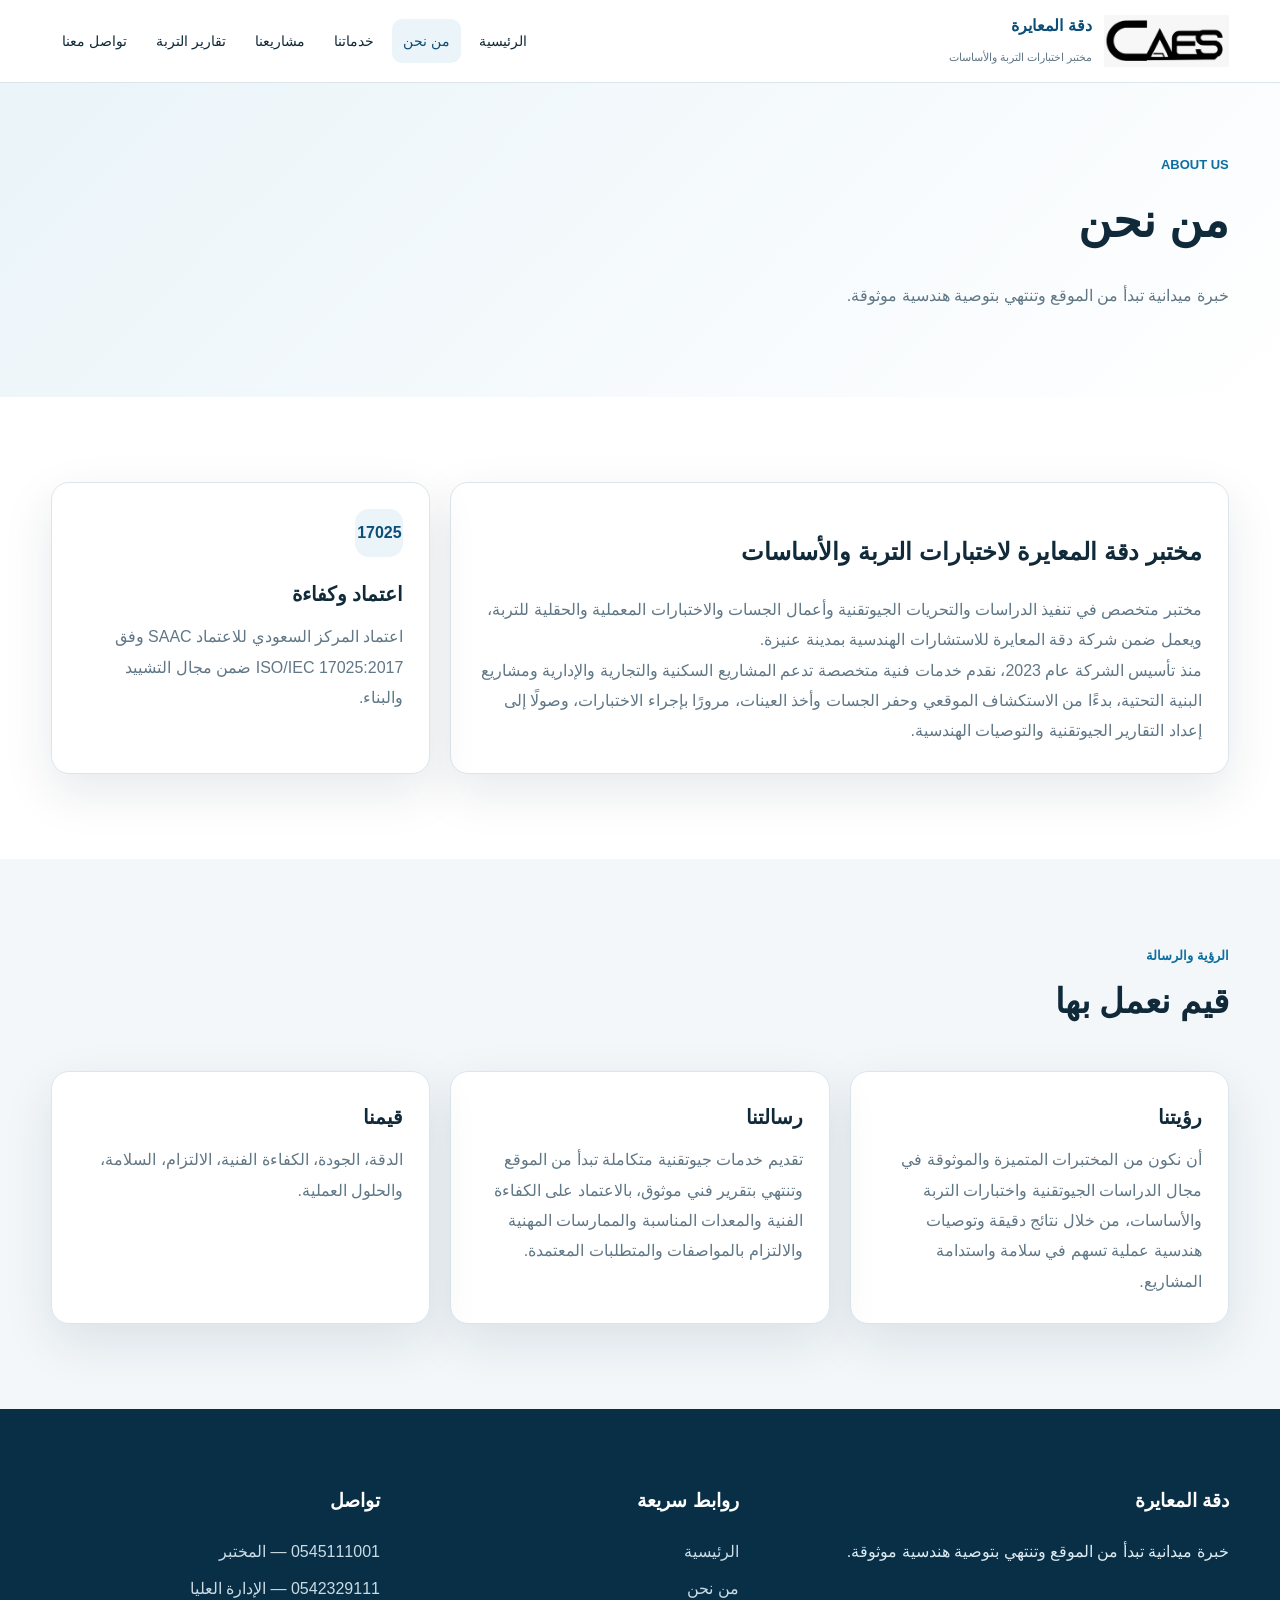
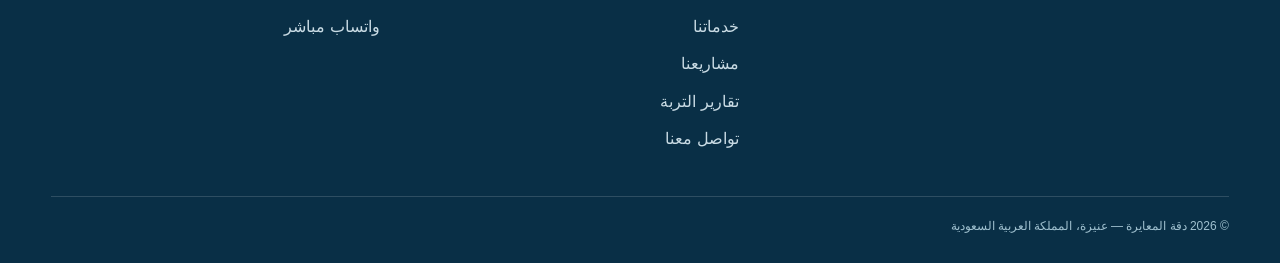
<file: about.html>
<!doctype html><html lang="ar" dir="rtl"><head><meta charset="utf-8"><meta name="viewport" content="width=device-width,initial-scale=1"><title>من نحن | دقة المعايرة</title><meta name="description" content="مختبر دقة المعايرة لاختبارات التربة والأساسات - دراسات جيوتقنية وجسات واختبارات وتقارير فنية في عنيزة."><link rel="stylesheet" href="style.css"></head><body>
<header><div class="container nav"><a class="brand" href="index.html"><img src="logo-caes.jpg" alt="شعار دقة المعايرة"><div class="brand-text"><strong>دقة المعايرة</strong><span>مختبر اختبارات التربة والأساسات</span></div></a><button class="menu" aria-label="القائمة">☰</button><nav><a class="" href="index.html">الرئيسية</a><a class="active" href="about.html">من نحن</a><a class="" href="services.html">خدماتنا</a><a class="" href="projects.html">مشاريعنا</a><a class="" href="soil-reports.html">تقارير التربة</a><a class="" href="contact.html">تواصل معنا</a></nav></div></header>
<div class="page-hero"><div class="container"><div class="kicker">ABOUT US</div><h1>من نحن</h1><p>خبرة ميدانية تبدأ من الموقع وتنتهي بتوصية هندسية موثوقة.</p></div></div><section><div class="container"><div class="grid"><div class="card" style="grid-column:span 2"><h2>مختبر دقة المعايرة لاختبارات التربة والأساسات</h2><p>مختبر متخصص في تنفيذ الدراسات والتحريات الجيوتقنية وأعمال الجسات والاختبارات المعملية والحقلية للتربة، ويعمل ضمن شركة دقة المعايرة للاستشارات الهندسية بمدينة عنيزة.</p><p>منذ تأسيس الشركة عام 2023، نقدم خدمات فنية متخصصة تدعم المشاريع السكنية والتجارية والإدارية ومشاريع البنية التحتية، بدءًا من الاستكشاف الموقعي وحفر الجسات وأخذ العينات، مرورًا بإجراء الاختبارات، وصولًا إلى إعداد التقارير الجيوتقنية والتوصيات الهندسية.</p></div><div class="card"><div class="icon">17025</div><h3>اعتماد وكفاءة</h3><p>اعتماد المركز السعودي للاعتماد SAAC وفق ISO/IEC 17025:2017 ضمن مجال التشييد والبناء.</p></div></div></div></section><section class="band"><div class="container"><div class="section-head"><div><div class="kicker">الرؤية والرسالة</div><h2>قيم نعمل بها</h2></div></div><div class="grid"><div class="card"><h3>رؤيتنا</h3><p>أن نكون من المختبرات المتميزة والموثوقة في مجال الدراسات الجيوتقنية واختبارات التربة والأساسات، من خلال نتائج دقيقة وتوصيات هندسية عملية تسهم في سلامة واستدامة المشاريع.</p></div><div class="card"><h3>رسالتنا</h3><p>تقديم خدمات جيوتقنية متكاملة تبدأ من الموقع وتنتهي بتقرير فني موثوق، بالاعتماد على الكفاءة الفنية والمعدات المناسبة والممارسات المهنية والالتزام بالمواصفات والمتطلبات المعتمدة.</p></div><div class="card"><h3>قيمنا</h3><p>الدقة، الجودة، الكفاءة الفنية، الالتزام، السلامة، والحلول العملية.</p></div></div></div></section><footer><div class="container footer-grid"><div><h3>دقة المعايرة</h3><p>خبرة ميدانية تبدأ من الموقع وتنتهي بتوصية هندسية موثوقة.</p></div><div><h3>روابط سريعة</h3><a href="index.html">الرئيسية</a><a href="about.html">من نحن</a><a href="services.html">خدماتنا</a><a href="projects.html">مشاريعنا</a><a href="soil-reports.html">تقارير التربة</a><a href="contact.html">تواصل معنا</a></div><div><h3>تواصل</h3><a href="tel:+966545111001">0545111001 — المختبر</a><a href="tel:+966542329111">0542329111 — الإدارة العليا</a><a href="https://wa.me/966545111001" target="_blank">واتساب مباشر</a></div></div><div class="container copyright">© 2026 دقة المعايرة — عنيزة، المملكة العربية السعودية</div></footer><script src="script.js"></script></body></html>
</file>
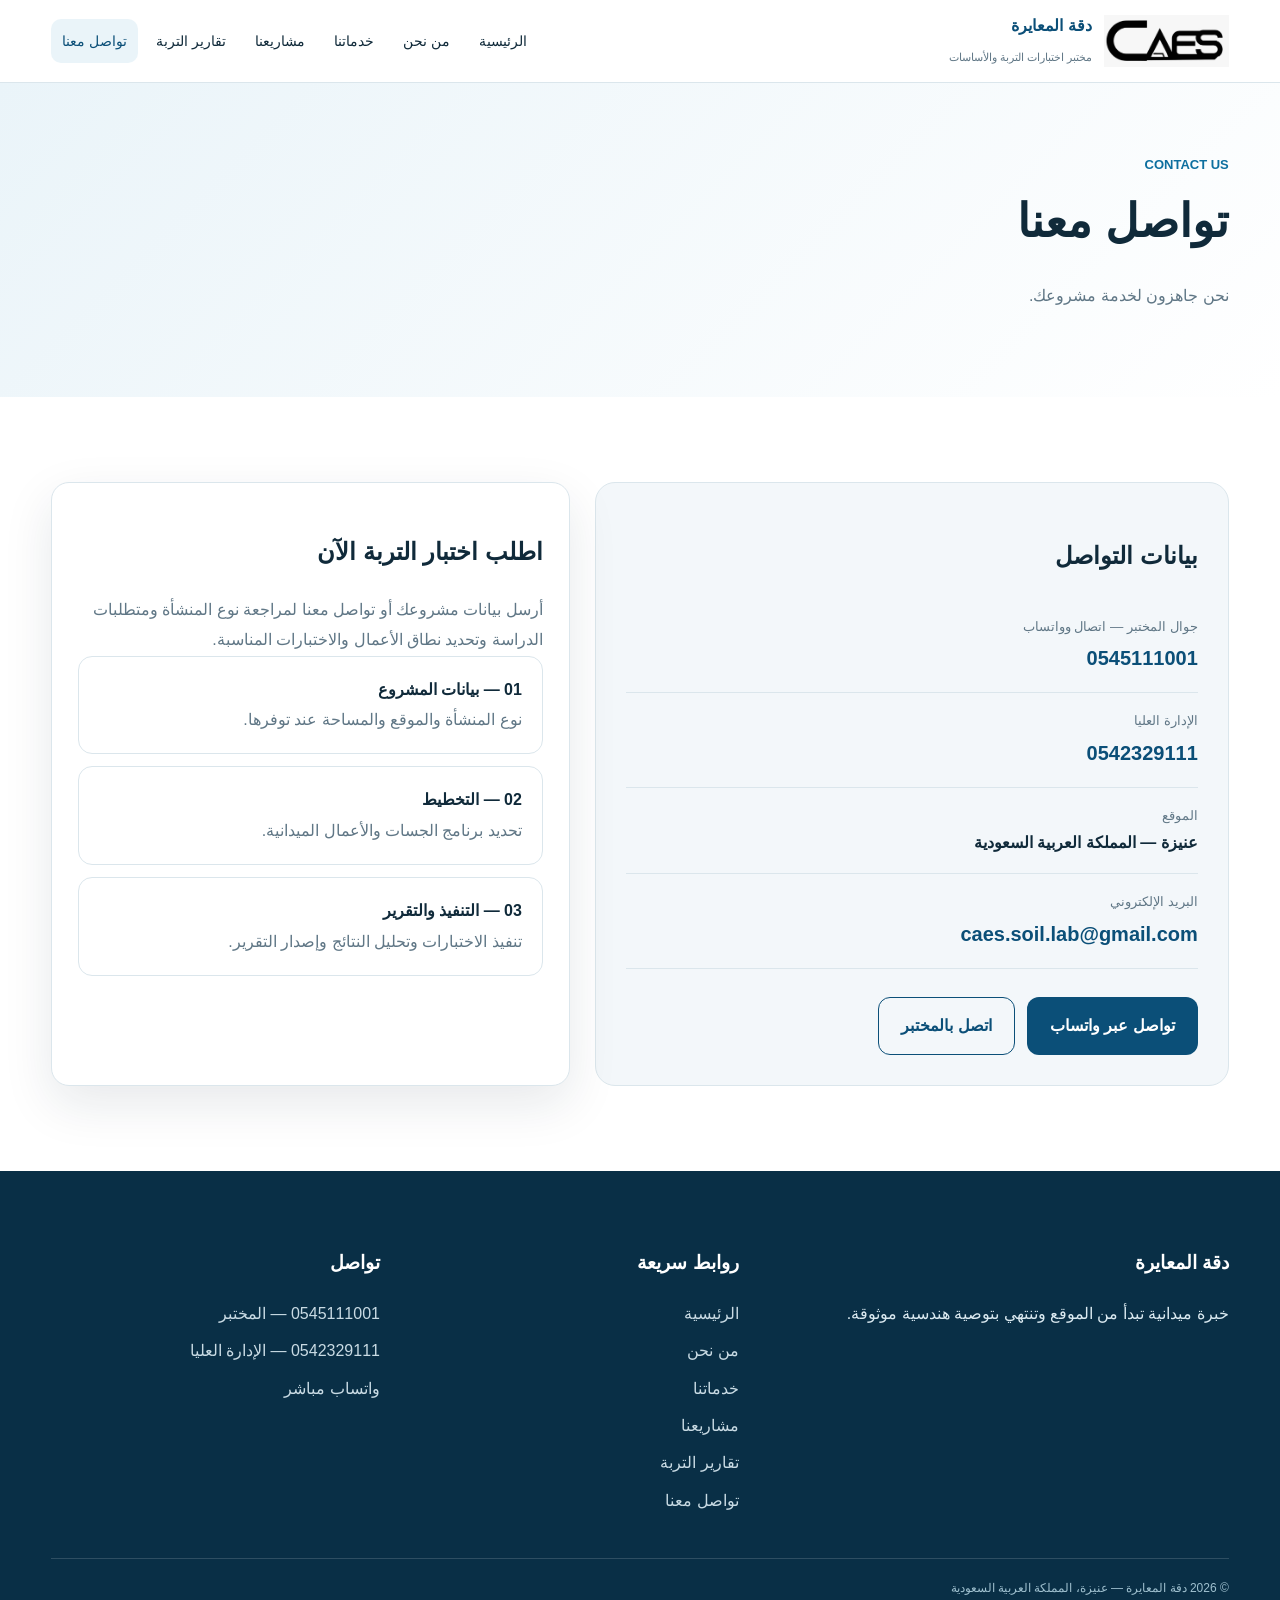
<file: contact.html>
<!doctype html><html lang="ar" dir="rtl"><head><meta charset="utf-8"><meta name="viewport" content="width=device-width,initial-scale=1"><title>تواصل معنا | دقة المعايرة</title><meta name="description" content="مختبر دقة المعايرة لاختبارات التربة والأساسات - دراسات جيوتقنية وجسات واختبارات وتقارير فنية في عنيزة."><link rel="stylesheet" href="style.css"></head><body>
<header><div class="container nav"><a class="brand" href="index.html"><img src="logo-caes.jpg" alt="شعار دقة المعايرة"><div class="brand-text"><strong>دقة المعايرة</strong><span>مختبر اختبارات التربة والأساسات</span></div></a><button class="menu" aria-label="القائمة">☰</button><nav><a class="" href="index.html">الرئيسية</a><a class="" href="about.html">من نحن</a><a class="" href="services.html">خدماتنا</a><a class="" href="projects.html">مشاريعنا</a><a class="" href="soil-reports.html">تقارير التربة</a><a class="active" href="contact.html">تواصل معنا</a></nav></div></header>
<div class="page-hero"><div class="container"><div class="kicker">CONTACT US</div><h1>تواصل معنا</h1><p>نحن جاهزون لخدمة مشروعك.</p></div></div><section><div class="container contact"><div class="contact-card"><h2>بيانات التواصل</h2><div class="contact-row"><small>جوال المختبر — اتصال وواتساب</small><a href="tel:+966545111001">0545111001</a></div><div class="contact-row"><small>الإدارة العليا</small><a href="tel:+966542329111">0542329111</a></div><div class="contact-row"><small>الموقع</small><strong>عنيزة — المملكة العربية السعودية</strong></div><div class="contact-row"><small>البريد الإلكتروني</small><a href="mailto:caes.soil.lab@gmail.com">caes.soil.lab@gmail.com</a></div><div class="btns"><a class="btn blue" href="https://wa.me/966545111001" target="_blank">تواصل عبر واتساب</a><a class="btn outline" href="tel:+966545111001">اتصل بالمختبر</a></div></div><div class="card"><h2>اطلب اختبار التربة الآن</h2><p>أرسل بيانات مشروعك أو تواصل معنا لمراجعة نوع المنشأة ومتطلبات الدراسة وتحديد نطاق الأعمال والاختبارات المناسبة.</p><div class="list"><div><b>01 — بيانات المشروع</b><br><span style="color:#607786">نوع المنشأة والموقع والمساحة عند توفرها.</span></div><div><b>02 — التخطيط</b><br><span style="color:#607786">تحديد برنامج الجسات والأعمال الميدانية.</span></div><div><b>03 — التنفيذ والتقرير</b><br><span style="color:#607786">تنفيذ الاختبارات وتحليل النتائج وإصدار التقرير.</span></div></div></div></div></section><footer><div class="container footer-grid"><div><h3>دقة المعايرة</h3><p>خبرة ميدانية تبدأ من الموقع وتنتهي بتوصية هندسية موثوقة.</p></div><div><h3>روابط سريعة</h3><a href="index.html">الرئيسية</a><a href="about.html">من نحن</a><a href="services.html">خدماتنا</a><a href="projects.html">مشاريعنا</a><a href="soil-reports.html">تقارير التربة</a><a href="contact.html">تواصل معنا</a></div><div><h3>تواصل</h3><a href="tel:+966545111001">0545111001 — المختبر</a><a href="tel:+966542329111">0542329111 — الإدارة العليا</a><a href="https://wa.me/966545111001" target="_blank">واتساب مباشر</a></div></div><div class="container copyright">© 2026 دقة المعايرة — عنيزة، المملكة العربية السعودية</div></footer><script src="script.js"></script></body></html>
</file>
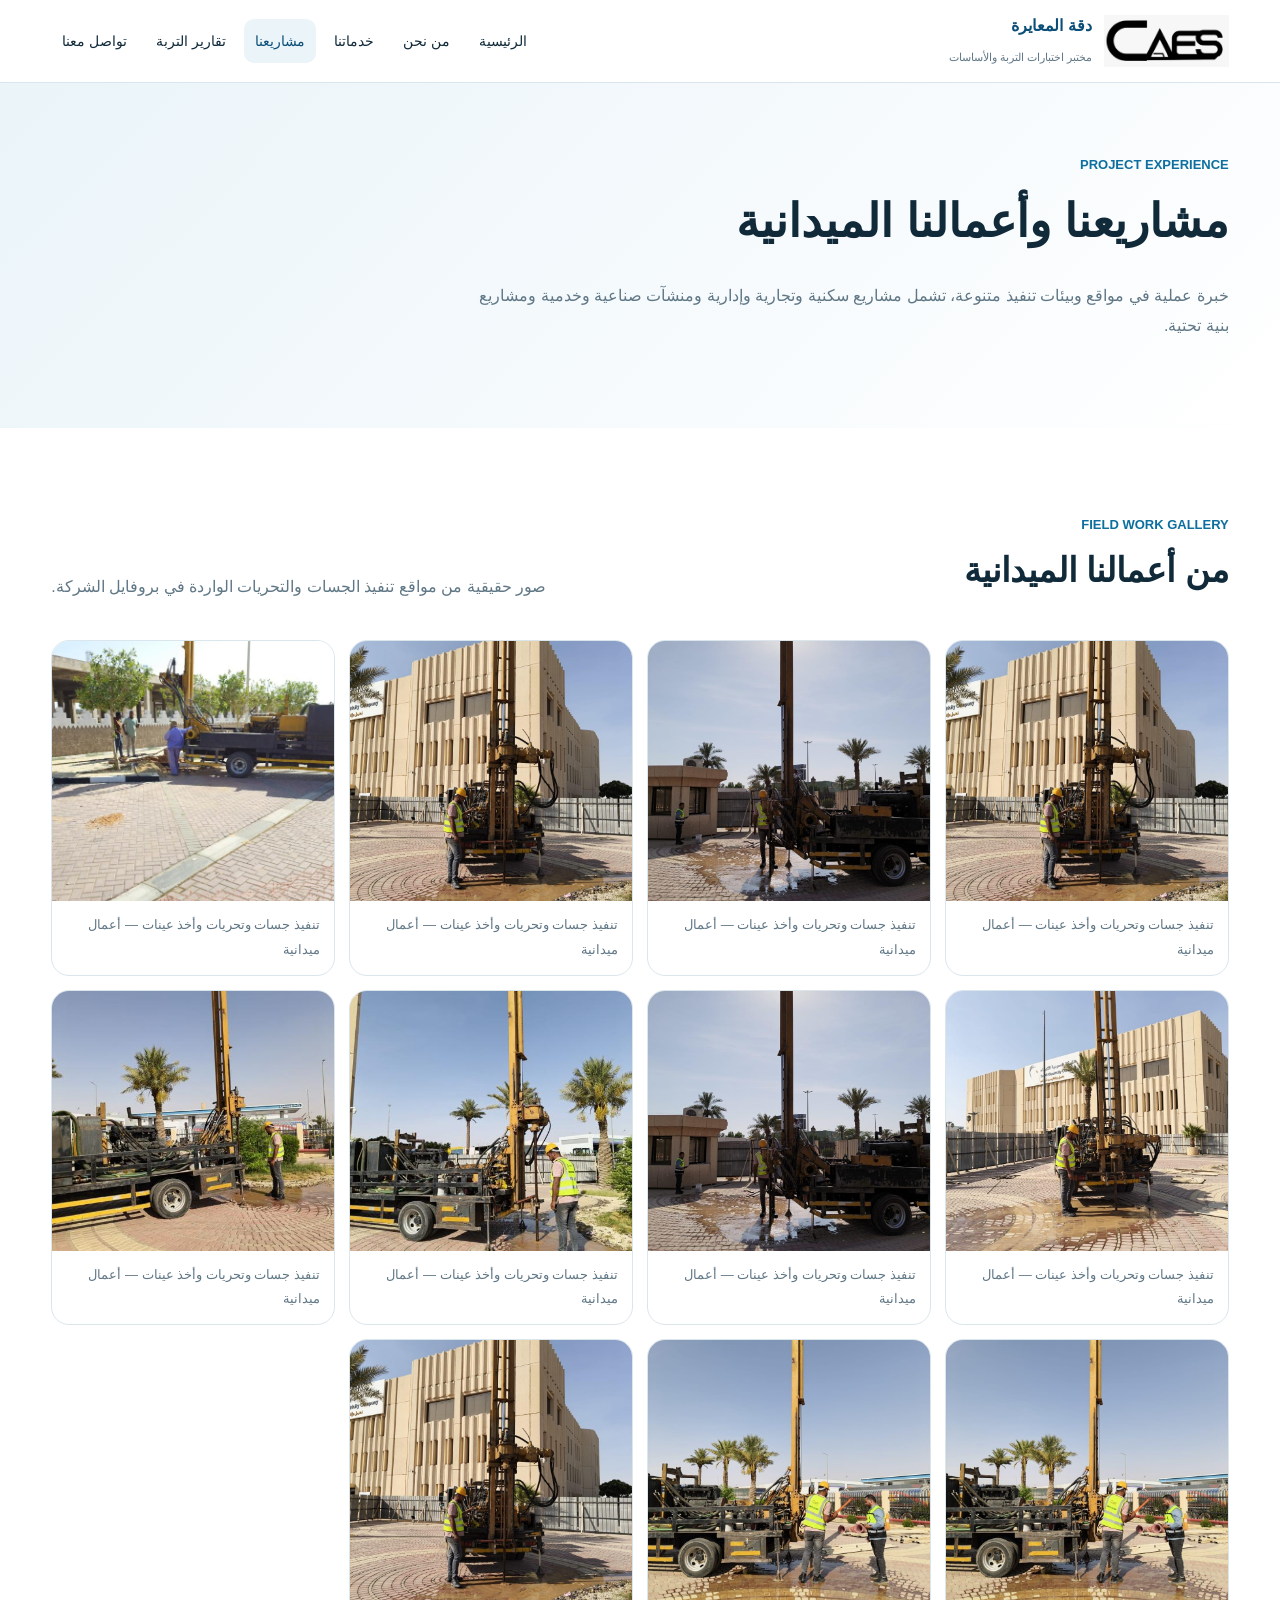
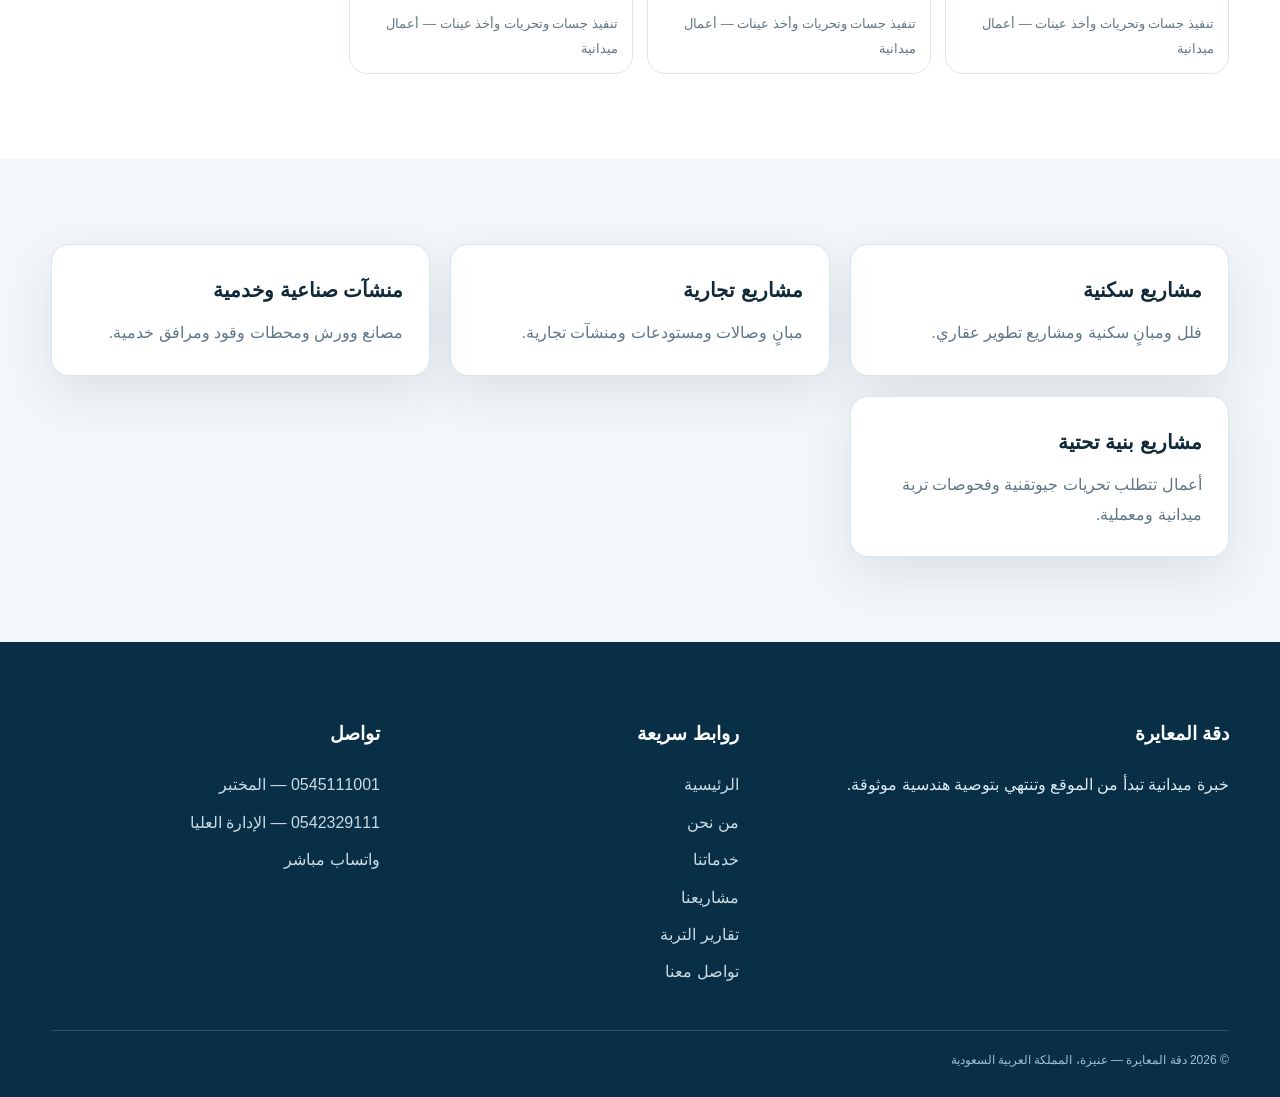
<file: projects.html>
<!doctype html><html lang="ar" dir="rtl"><head><meta charset="utf-8"><meta name="viewport" content="width=device-width,initial-scale=1"><title>مشاريعنا | دقة المعايرة</title><meta name="description" content="مختبر دقة المعايرة لاختبارات التربة والأساسات - دراسات جيوتقنية وجسات واختبارات وتقارير فنية في عنيزة."><link rel="stylesheet" href="style.css"></head><body>
<header><div class="container nav"><a class="brand" href="index.html"><img src="logo-caes.jpg" alt="شعار دقة المعايرة"><div class="brand-text"><strong>دقة المعايرة</strong><span>مختبر اختبارات التربة والأساسات</span></div></a><button class="menu" aria-label="القائمة">☰</button><nav><a class="" href="index.html">الرئيسية</a><a class="" href="about.html">من نحن</a><a class="" href="services.html">خدماتنا</a><a class="active" href="projects.html">مشاريعنا</a><a class="" href="soil-reports.html">تقارير التربة</a><a class="" href="contact.html">تواصل معنا</a></nav></div></header>
<div class="page-hero"><div class="container"><div class="kicker">PROJECT EXPERIENCE</div><h1>مشاريعنا وأعمالنا الميدانية</h1><p>خبرة عملية في مواقع وبيئات تنفيذ متنوعة، تشمل مشاريع سكنية وتجارية وإدارية ومنشآت صناعية وخدمية ومشاريع بنية تحتية.</p></div></div><section><div class="container"><div class="section-head"><div><div class="kicker">FIELD WORK GALLERY</div><h2>من أعمالنا الميدانية</h2></div><p>صور حقيقية من مواقع تنفيذ الجسات والتحريات الواردة في بروفايل الشركة.</p></div><div class="gallery"><figure><img src="field-1.jpg" alt="صورة ميدانية لجسات التربة"><figcaption>تنفيذ جسات وتحريات وأخذ عينات — أعمال ميدانية</figcaption></figure><figure><img src="field-2.jpg" alt="صورة ميدانية لجسات التربة"><figcaption>تنفيذ جسات وتحريات وأخذ عينات — أعمال ميدانية</figcaption></figure><figure><img src="field-3.jpg" alt="صورة ميدانية لجسات التربة"><figcaption>تنفيذ جسات وتحريات وأخذ عينات — أعمال ميدانية</figcaption></figure><figure><img src="field-4.jpg" alt="صورة ميدانية لجسات التربة"><figcaption>تنفيذ جسات وتحريات وأخذ عينات — أعمال ميدانية</figcaption></figure><figure><img src="field-5.jpg" alt="صورة ميدانية لجسات التربة"><figcaption>تنفيذ جسات وتحريات وأخذ عينات — أعمال ميدانية</figcaption></figure><figure><img src="field-6.jpg" alt="صورة ميدانية لجسات التربة"><figcaption>تنفيذ جسات وتحريات وأخذ عينات — أعمال ميدانية</figcaption></figure><figure><img src="field-7.jpg" alt="صورة ميدانية لجسات التربة"><figcaption>تنفيذ جسات وتحريات وأخذ عينات — أعمال ميدانية</figcaption></figure><figure><img src="field-8.jpg" alt="صورة ميدانية لجسات التربة"><figcaption>تنفيذ جسات وتحريات وأخذ عينات — أعمال ميدانية</figcaption></figure><figure><img src="field-9.jpg" alt="صورة ميدانية لجسات التربة"><figcaption>تنفيذ جسات وتحريات وأخذ عينات — أعمال ميدانية</figcaption></figure><figure><img src="field-10.jpg" alt="صورة ميدانية لجسات التربة"><figcaption>تنفيذ جسات وتحريات وأخذ عينات — أعمال ميدانية</figcaption></figure><figure><img src="field-11.jpg" alt="صورة ميدانية لجسات التربة"><figcaption>تنفيذ جسات وتحريات وأخذ عينات — أعمال ميدانية</figcaption></figure></div></div></section><section class="band"><div class="container"><div class="grid"><div class="card"><h3>مشاريع سكنية</h3><p>فلل ومبانٍ سكنية ومشاريع تطوير عقاري.</p></div><div class="card"><h3>مشاريع تجارية</h3><p>مبانٍ وصالات ومستودعات ومنشآت تجارية.</p></div><div class="card"><h3>منشآت صناعية وخدمية</h3><p>مصانع وورش ومحطات وقود ومرافق خدمية.</p></div><div class="card"><h3>مشاريع بنية تحتية</h3><p>أعمال تتطلب تحريات جيوتقنية وفحوصات تربة ميدانية ومعملية.</p></div></div></div></section><footer><div class="container footer-grid"><div><h3>دقة المعايرة</h3><p>خبرة ميدانية تبدأ من الموقع وتنتهي بتوصية هندسية موثوقة.</p></div><div><h3>روابط سريعة</h3><a href="index.html">الرئيسية</a><a href="about.html">من نحن</a><a href="services.html">خدماتنا</a><a href="projects.html">مشاريعنا</a><a href="soil-reports.html">تقارير التربة</a><a href="contact.html">تواصل معنا</a></div><div><h3>تواصل</h3><a href="tel:+966545111001">0545111001 — المختبر</a><a href="tel:+966542329111">0542329111 — الإدارة العليا</a><a href="https://wa.me/966545111001" target="_blank">واتساب مباشر</a></div></div><div class="container copyright">© 2026 دقة المعايرة — عنيزة، المملكة العربية السعودية</div></footer><script src="script.js"></script></body></html>
</file>
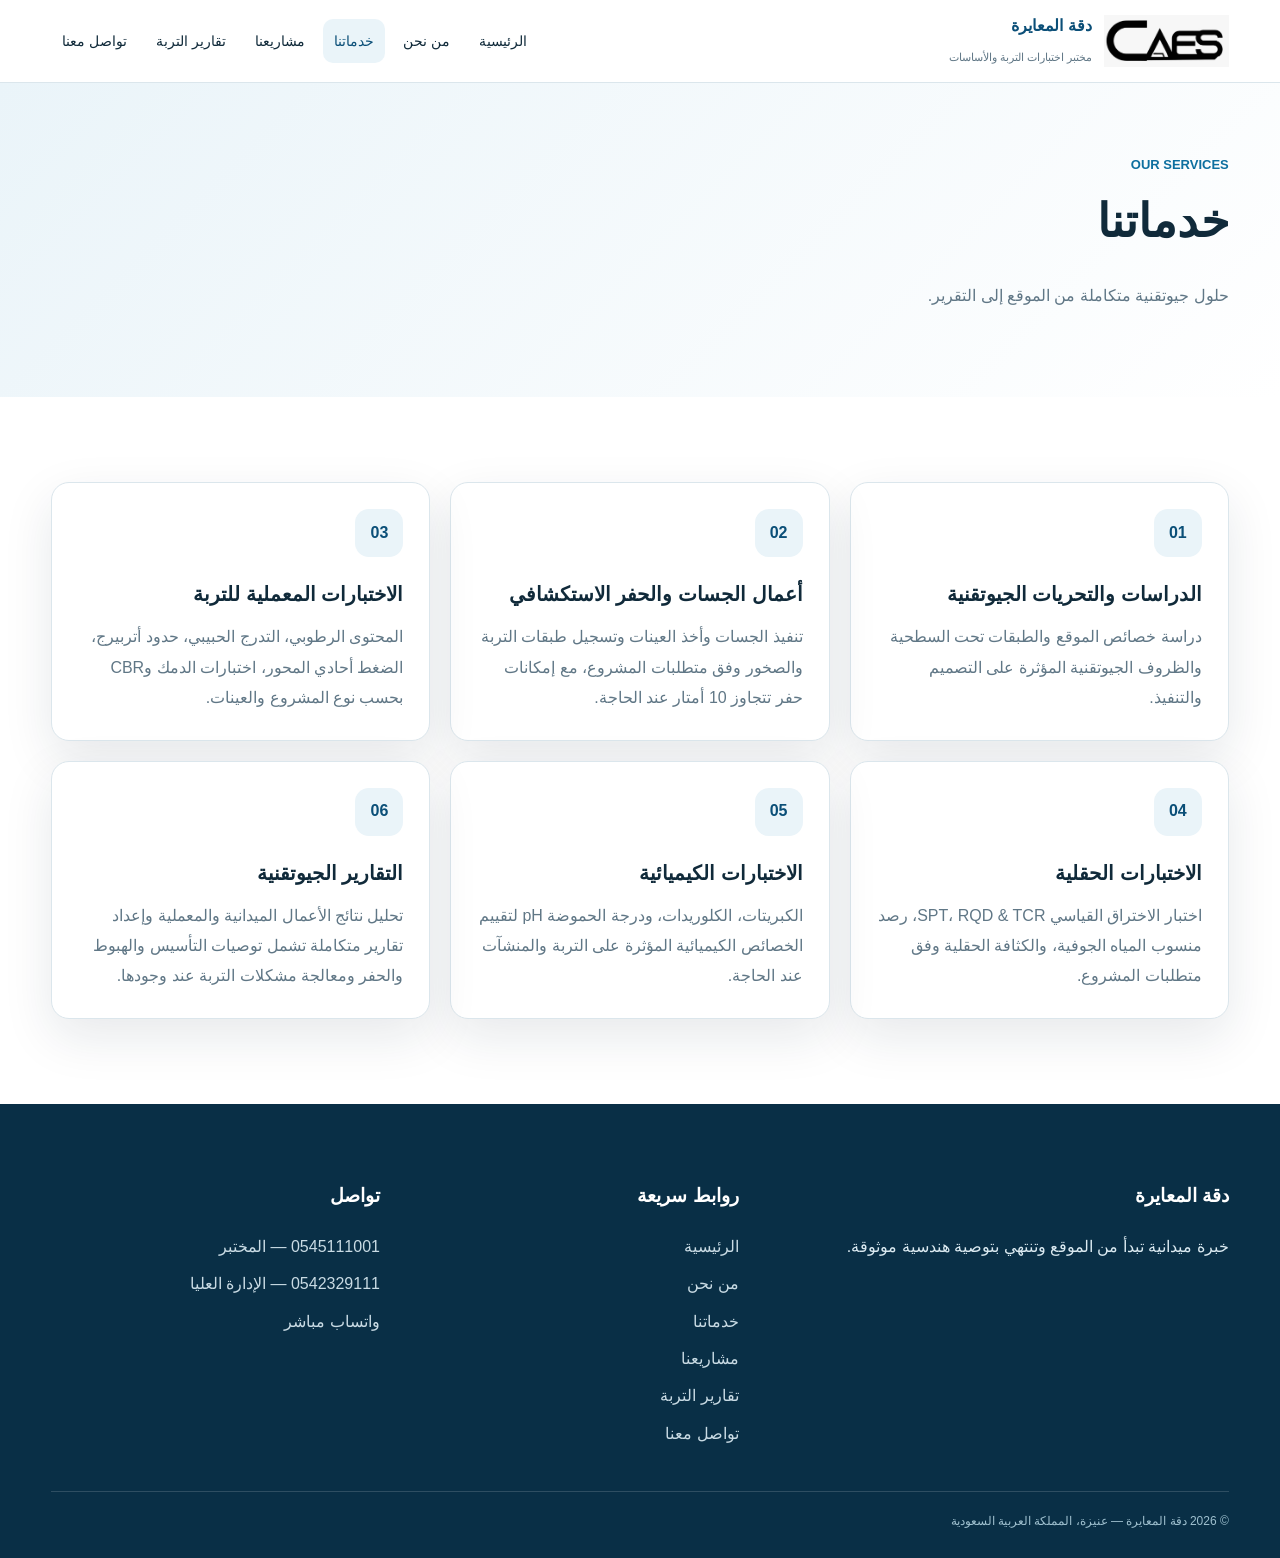
<file: services.html>
<!doctype html><html lang="ar" dir="rtl"><head><meta charset="utf-8"><meta name="viewport" content="width=device-width,initial-scale=1"><title>خدماتنا | دقة المعايرة</title><meta name="description" content="مختبر دقة المعايرة لاختبارات التربة والأساسات - دراسات جيوتقنية وجسات واختبارات وتقارير فنية في عنيزة."><link rel="stylesheet" href="style.css"></head><body>
<header><div class="container nav"><a class="brand" href="index.html"><img src="logo-caes.jpg" alt="شعار دقة المعايرة"><div class="brand-text"><strong>دقة المعايرة</strong><span>مختبر اختبارات التربة والأساسات</span></div></a><button class="menu" aria-label="القائمة">☰</button><nav><a class="" href="index.html">الرئيسية</a><a class="" href="about.html">من نحن</a><a class="active" href="services.html">خدماتنا</a><a class="" href="projects.html">مشاريعنا</a><a class="" href="soil-reports.html">تقارير التربة</a><a class="" href="contact.html">تواصل معنا</a></nav></div></header>
<div class="page-hero"><div class="container"><div class="kicker">OUR SERVICES</div><h1>خدماتنا</h1><p>حلول جيوتقنية متكاملة من الموقع إلى التقرير.</p></div></div><section><div class="container"><div class="grid"><div class="card"><div class="icon">01</div><h3>الدراسات والتحريات الجيوتقنية</h3><p>دراسة خصائص الموقع والطبقات تحت السطحية والظروف الجيوتقنية المؤثرة على التصميم والتنفيذ.</p></div><div class="card"><div class="icon">02</div><h3>أعمال الجسات والحفر الاستكشافي</h3><p>تنفيذ الجسات وأخذ العينات وتسجيل طبقات التربة والصخور وفق متطلبات المشروع، مع إمكانات حفر تتجاوز 10 أمتار عند الحاجة.</p></div><div class="card"><div class="icon">03</div><h3>الاختبارات المعملية للتربة</h3><p>المحتوى الرطوبي، التدرج الحبيبي، حدود أتربيرج، الضغط أحادي المحور، اختبارات الدمك وCBR بحسب نوع المشروع والعينات.</p></div><div class="card"><div class="icon">04</div><h3>الاختبارات الحقلية</h3><p>اختبار الاختراق القياسي SPT، RQD & TCR، رصد منسوب المياه الجوفية، والكثافة الحقلية وفق متطلبات المشروع.</p></div><div class="card"><div class="icon">05</div><h3>الاختبارات الكيميائية</h3><p>الكبريتات، الكلوريدات، ودرجة الحموضة pH لتقييم الخصائص الكيميائية المؤثرة على التربة والمنشآت عند الحاجة.</p></div><div class="card"><div class="icon">06</div><h3>التقارير الجيوتقنية</h3><p>تحليل نتائج الأعمال الميدانية والمعملية وإعداد تقارير متكاملة تشمل توصيات التأسيس والهبوط والحفر ومعالجة مشكلات التربة عند وجودها.</p></div></div></div></section><footer><div class="container footer-grid"><div><h3>دقة المعايرة</h3><p>خبرة ميدانية تبدأ من الموقع وتنتهي بتوصية هندسية موثوقة.</p></div><div><h3>روابط سريعة</h3><a href="index.html">الرئيسية</a><a href="about.html">من نحن</a><a href="services.html">خدماتنا</a><a href="projects.html">مشاريعنا</a><a href="soil-reports.html">تقارير التربة</a><a href="contact.html">تواصل معنا</a></div><div><h3>تواصل</h3><a href="tel:+966545111001">0545111001 — المختبر</a><a href="tel:+966542329111">0542329111 — الإدارة العليا</a><a href="https://wa.me/966545111001" target="_blank">واتساب مباشر</a></div></div><div class="container copyright">© 2026 دقة المعايرة — عنيزة، المملكة العربية السعودية</div></footer><script src="script.js"></script></body></html>
</file>
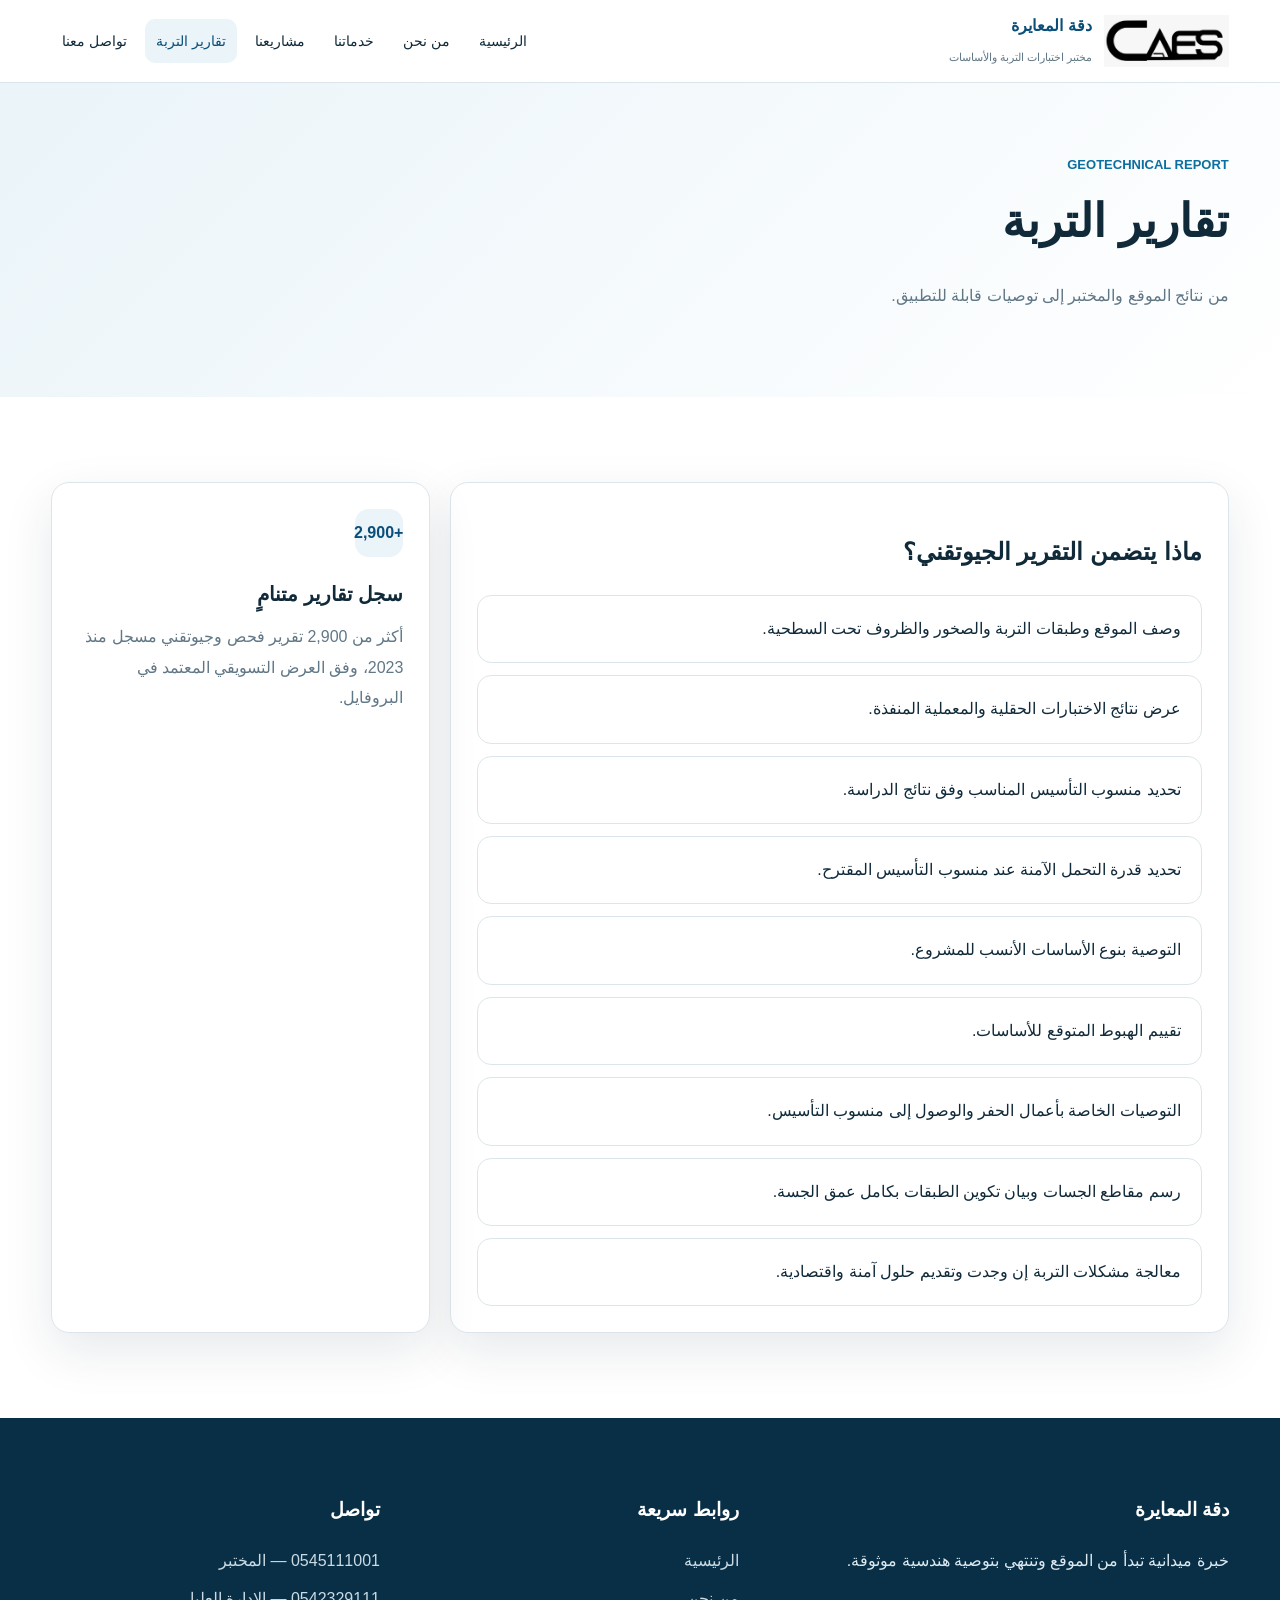
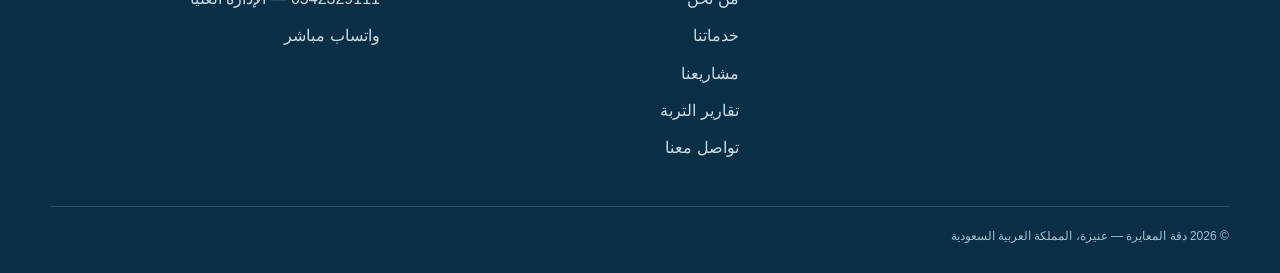
<file: soil-reports.html>
<!doctype html><html lang="ar" dir="rtl"><head><meta charset="utf-8"><meta name="viewport" content="width=device-width,initial-scale=1"><title>تقارير التربة | دقة المعايرة</title><meta name="description" content="مختبر دقة المعايرة لاختبارات التربة والأساسات - دراسات جيوتقنية وجسات واختبارات وتقارير فنية في عنيزة."><link rel="stylesheet" href="style.css"></head><body>
<header><div class="container nav"><a class="brand" href="index.html"><img src="logo-caes.jpg" alt="شعار دقة المعايرة"><div class="brand-text"><strong>دقة المعايرة</strong><span>مختبر اختبارات التربة والأساسات</span></div></a><button class="menu" aria-label="القائمة">☰</button><nav><a class="" href="index.html">الرئيسية</a><a class="" href="about.html">من نحن</a><a class="" href="services.html">خدماتنا</a><a class="" href="projects.html">مشاريعنا</a><a class="active" href="soil-reports.html">تقارير التربة</a><a class="" href="contact.html">تواصل معنا</a></nav></div></header>
<div class="page-hero"><div class="container"><div class="kicker">GEOTECHNICAL REPORT</div><h1>تقارير التربة</h1><p>من نتائج الموقع والمختبر إلى توصيات قابلة للتطبيق.</p></div></div><section><div class="container"><div class="grid"><div class="card" style="grid-column:span 2"><h2>ماذا يتضمن التقرير الجيوتقني؟</h2><div class="list"><div>وصف الموقع وطبقات التربة والصخور والظروف تحت السطحية.</div><div>عرض نتائج الاختبارات الحقلية والمعملية المنفذة.</div><div>تحديد منسوب التأسيس المناسب وفق نتائج الدراسة.</div><div>تحديد قدرة التحمل الآمنة عند منسوب التأسيس المقترح.</div><div>التوصية بنوع الأساسات الأنسب للمشروع.</div><div>تقييم الهبوط المتوقع للأساسات.</div><div>التوصيات الخاصة بأعمال الحفر والوصول إلى منسوب التأسيس.</div><div>رسم مقاطع الجسات وبيان تكوين الطبقات بكامل عمق الجسة.</div><div>معالجة مشكلات التربة إن وجدت وتقديم حلول آمنة واقتصادية.</div></div></div><div class="card"><div class="icon">+2,900</div><h3>سجل تقارير متنامٍ</h3><p>أكثر من 2,900 تقرير فحص وجيوتقني مسجل منذ 2023، وفق العرض التسويقي المعتمد في البروفايل.</p></div></div></div></section><footer><div class="container footer-grid"><div><h3>دقة المعايرة</h3><p>خبرة ميدانية تبدأ من الموقع وتنتهي بتوصية هندسية موثوقة.</p></div><div><h3>روابط سريعة</h3><a href="index.html">الرئيسية</a><a href="about.html">من نحن</a><a href="services.html">خدماتنا</a><a href="projects.html">مشاريعنا</a><a href="soil-reports.html">تقارير التربة</a><a href="contact.html">تواصل معنا</a></div><div><h3>تواصل</h3><a href="tel:+966545111001">0545111001 — المختبر</a><a href="tel:+966542329111">0542329111 — الإدارة العليا</a><a href="https://wa.me/966545111001" target="_blank">واتساب مباشر</a></div></div><div class="container copyright">© 2026 دقة المعايرة — عنيزة، المملكة العربية السعودية</div></footer><script src="script.js"></script></body></html>
</file>
<file: style.css>
:root{--blue:#0b4f78;--blue2:#0d6f9f;--ink:#102a3a;--muted:#607786;--light:#f3f7fa;--line:#dbe6ec;--white:#fff;--shadow:0 18px 50px rgba(16,42,58,.10)}
*{box-sizing:border-box}html{scroll-behavior:smooth}body{margin:0;font-family:"Tahoma","Arial",sans-serif;color:var(--ink);background:#fff;line-height:1.9}a{text-decoration:none;color:inherit}.container{width:min(1180px,92%);margin:auto}
header{position:sticky;top:0;z-index:20;background:rgba(255,255,255,.96);backdrop-filter:blur(12px);border-bottom:1px solid var(--line)}
.nav{min-height:82px;display:flex;align-items:center;justify-content:space-between;gap:25px}.brand{display:flex;align-items:center;gap:12px}.brand img{width:125px;height:auto;object-fit:contain}.brand-text strong{display:block;font-size:16px;color:var(--blue)}.brand-text span{font-size:11px;color:var(--muted)}
nav{display:flex;gap:7px;align-items:center;flex-wrap:wrap}nav a{padding:9px 11px;border-radius:10px;font-size:14px}nav a:hover,nav a.active{background:#eaf4f9;color:var(--blue)}
.menu{display:none;border:1px solid var(--line);background:#fff;border-radius:10px;padding:9px 12px;font-size:20px}
.hero{min-height:650px;display:grid;align-items:center;background:linear-gradient(90deg,rgba(7,38,57,.88),rgba(7,38,57,.45)),url('images/field-2.jpg') center/cover}
.hero-content{max-width:760px;color:#fff;padding:80px 0}.eyebrow{letter-spacing:1px;font-size:13px;color:#bfe8fb;font-weight:bold}.hero h1{font-size:clamp(34px,5vw,64px);line-height:1.18;margin:15px 0}.hero p{font-size:18px;color:#e9f5fa;max-width:680px}
.btns{display:flex;gap:12px;flex-wrap:wrap;margin-top:28px}.btn{display:inline-flex;align-items:center;justify-content:center;padding:13px 22px;border-radius:12px;font-weight:bold;border:1px solid transparent}.primary{background:#fff;color:var(--blue)}.secondary{border-color:rgba(255,255,255,.55);color:#fff}.blue{background:var(--blue);color:#fff}.outline{border-color:var(--blue);color:var(--blue)}
section{padding:85px 0}.section-head{display:flex;justify-content:space-between;gap:30px;align-items:end;margin-bottom:38px}.section-head h2{font-size:34px;margin:0}.section-head p{max-width:650px;color:var(--muted);margin:0}.kicker{color:var(--blue2);font-weight:bold;font-size:13px}
.grid{display:grid;grid-template-columns:repeat(3,1fr);gap:20px}.grid4{display:grid;grid-template-columns:repeat(4,1fr);gap:18px}.card{background:#fff;border:1px solid var(--line);border-radius:18px;padding:26px;box-shadow:var(--shadow)}.card h3{margin:0 0 9px;font-size:20px}.card p{color:var(--muted);margin:0}.icon{width:48px;height:48px;border-radius:14px;background:#eaf4f9;color:var(--blue);display:grid;place-items:center;font-weight:800;margin-bottom:18px}
.band{background:var(--light)}.stats{display:grid;grid-template-columns:repeat(4,1fr);gap:15px}.stat{padding:28px;border-radius:18px;background:#fff;border:1px solid var(--line);text-align:center}.stat b{display:block;font-size:32px;color:var(--blue)}.stat span{color:var(--muted);font-size:13px}
.process{counter-reset:step}.step{position:relative;padding-right:72px}.step:before{counter-increment:step;content:"0" counter(step);position:absolute;right:0;top:0;width:52px;height:52px;border-radius:15px;background:var(--blue);color:#fff;display:grid;place-items:center;font-weight:bold}
.gallery{display:grid;grid-template-columns:repeat(4,1fr);gap:14px}.gallery figure{margin:0;border-radius:18px;overflow:hidden;background:#fff;border:1px solid var(--line)}.gallery img{width:100%;height:260px;object-fit:cover;display:block}.gallery figcaption{padding:12px 14px;color:var(--muted);font-size:13px}
.page-hero{padding:70px 0;background:linear-gradient(135deg,#eaf4f9,#fff)}.page-hero h1{font-size:46px;margin:0 0 8px}.page-hero p{color:var(--muted);max-width:760px}
.list{display:grid;gap:12px}.list div{padding:18px 20px;border:1px solid var(--line);border-radius:14px;background:#fff}.contact{display:grid;grid-template-columns:1.1fr .9fr;gap:25px}.contact-card{padding:30px;border-radius:20px;background:var(--light);border:1px solid var(--line)}.contact-row{padding:15px 0;border-bottom:1px solid var(--line)}.contact-row:last-child{border:0}.contact-row small{display:block;color:var(--muted)}.contact-row a{font-size:20px;color:var(--blue);font-weight:bold}
footer{background:#092f46;color:#dbeaf1;padding:55px 0 25px}.footer-grid{display:grid;grid-template-columns:1.4fr 1fr 1fr;gap:30px}.footer-grid h3{color:#fff}.footer-grid a{display:block;margin:7px 0;color:#c9dbe4}.copyright{border-top:1px solid rgba(255,255,255,.15);margin-top:35px;padding-top:18px;font-size:12px;color:#9fc0cf}
@media(max-width:850px){nav{display:none;position:absolute;top:82px;right:4%;left:4%;background:#fff;border:1px solid var(--line);border-radius:15px;padding:10px;box-shadow:var(--shadow);flex-direction:column;align-items:stretch}nav.open{display:flex}.menu{display:block}.grid,.grid4,.stats,.contact,.footer-grid{grid-template-columns:1fr 1fr}.gallery{grid-template-columns:1fr 1fr}.hero{min-height:590px}.section-head{display:block}.section-head p{margin-top:10px}}
@media(max-width:560px){.grid,.grid4,.stats,.contact,.footer-grid,.gallery{grid-template-columns:1fr}.nav{min-height:74px}.brand img{width:100px}.hero-content{padding:55px 0}.hero h1{font-size:37px}.page-hero h1{font-size:34px}section{padding:60px 0}.gallery img{height:230px}}
</file>
